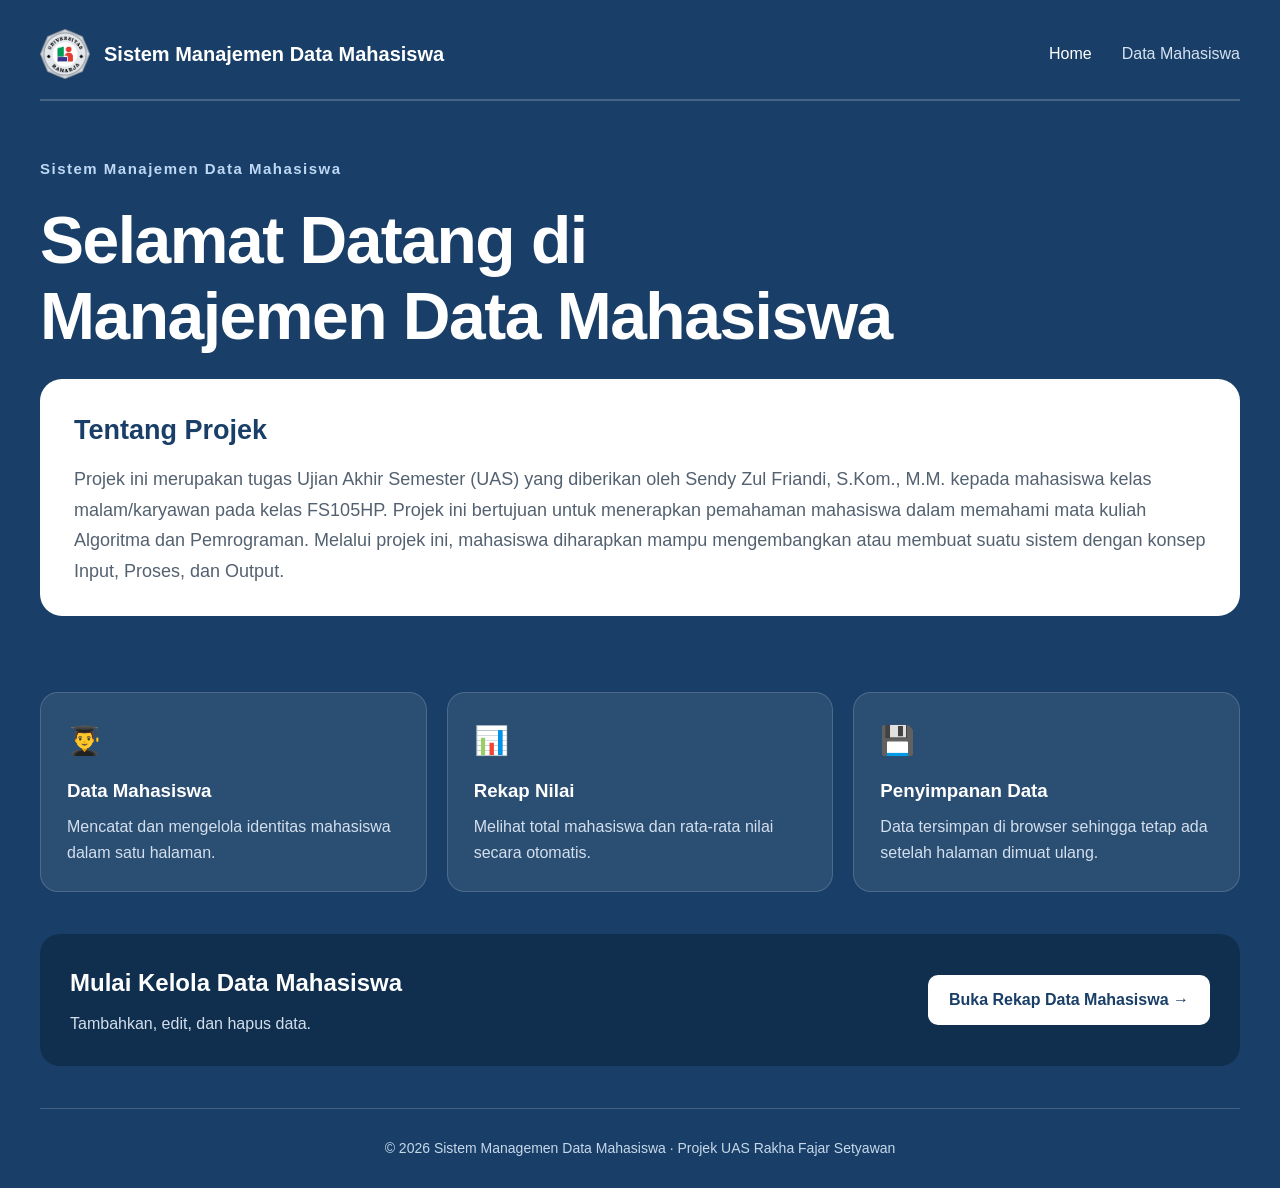
<file: index.html>
<!DOCTYPE html>
<html lang="id">
<head>
  <meta charset="UTF-8">
  <meta name="viewport" content="width=device-width, initial-scale=1.0">
  <title>Sistem Manajemen Data Mahasiswa</title>
  <link rel="stylesheet" href="style.css">
</head>
<body class="home-page">

  <header class="navbar">
    <div class="brand">
    <span class="brand-icon">
        <img src="LOGO-UNIVERSITAS-RAHARJA-1-1.png" alt="">
    </span>
    <span>Sistem Manajemen Data Mahasiswa</span>
    </div>

    <nav class="nav-links">
      <a href="index.html" class="active">Home</a>
      <a href="mahasiswa.html">Data Mahasiswa</a>
    </nav>

    <button class="menu-toggle" id="menuToggle"
      aria-label="Buka menu" aria-expanded="false">☰</button>
  </header>

  <main>
    <section class="hero">
      <p class="eyebrow">Sistem Manajemen Data Mahasiswa</p>

      <h1>Selamat Datang di<br>Manajemen Data Mahasiswa</h1>

      <div class="about-card">
        <h2>Tentang Projek</h2>
        <p>
          Projek ini merupakan tugas Ujian Akhir Semester (UAS) yang diberikan oleh Sendy Zul Friandi, S.Kom., M.M. kepada mahasiswa kelas malam/karyawan pada kelas FS105HP. Projek ini bertujuan untuk menerapkan pemahaman mahasiswa dalam memahami mata kuliah Algoritma dan Pemrograman. Melalui projek ini, mahasiswa diharapkan mampu mengembangkan atau membuat suatu sistem dengan konsep Input, Proses, dan Output.
        </p>
      </div>
    </section>

    <section class="features section-container">
      <div class="feature-card">
        <span class="feature-icon">👨‍🎓</span>
        <h3>Data Mahasiswa</h3>
        <p>Mencatat dan mengelola identitas mahasiswa
          dalam satu halaman.</p>
      </div>

      <div class="feature-card">
        <span class="feature-icon">📊</span>
        <h3>Rekap Nilai</h3>
        <p>Melihat total mahasiswa dan rata-rata nilai
          secara otomatis.</p>
      </div>

      <div class="feature-card">
        <span class="feature-icon">💾</span>
        <h3>Penyimpanan Data</h3>
        <p>Data tersimpan di browser sehingga tetap ada
          setelah halaman dimuat ulang.</p>
      </div>
    </section>

    <section class="cta section-container">
      <div>
        <h2>Mulai Kelola Data Mahasiswa</h2>
        <p>Tambahkan, edit, dan hapus data.</p>
      </div>
      <a href="mahasiswa.html" class="btn btn-light">
        Buka Rekap Data Mahasiswa →
      </a>
    </section>
  </main>

  <footer class="footer">
    © 2026 Sistem Managemen Data Mahasiswa · Projek UAS Rakha Fajar Setyawan
  </footer>

  <script src="script.js"></script>
</body>
</html>
</file>
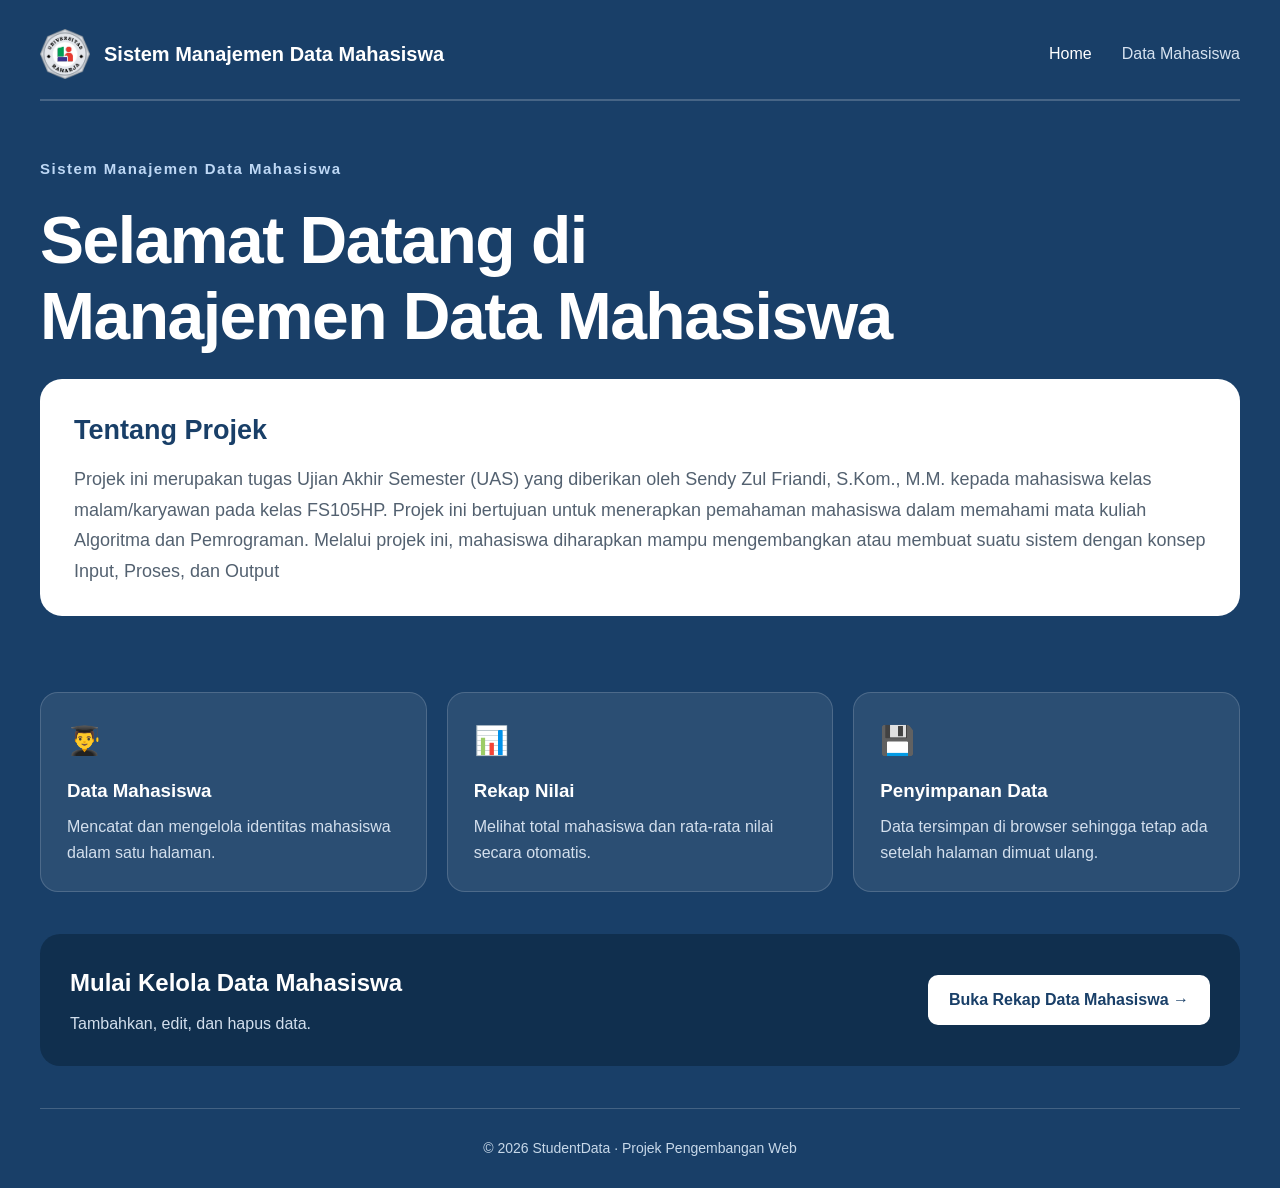
<file: home.html>
<!DOCTYPE html>
<html lang="id">
<head>
  <meta charset="UTF-8">
  <meta name="viewport" content="width=device-width, initial-scale=1.0">
  <title>Home | StudentData</title>
  <link rel="stylesheet" href="style.css">
</head>
<body class="home-page">

  <header class="navbar">
    <div class="brand">
    <span class="brand-icon">
        <img src="LOGO-UNIVERSITAS-RAHARJA-1-1.png" alt="">
    </span>
    <span>Sistem Manajemen Data Mahasiswa</span>
    </div>

    <nav class="nav-links">
      <a href="index.html" class="active">Home</a>
      <a href="mahasiswa.html">Data Mahasiswa</a>
    </nav>

    <button class="menu-toggle" id="menuToggle"
      aria-label="Buka menu" aria-expanded="false">☰</button>
  </header>

  <main>
    <section class="hero">
      <p class="eyebrow">Sistem Manajemen Data Mahasiswa</p>

      <h1>Selamat Datang di<br>Manajemen Data Mahasiswa</h1>

      <div class="about-card">
        <h2>Tentang Projek</h2>
        <p>
          Projek ini merupakan tugas Ujian Akhir Semester (UAS) yang diberikan oleh Sendy Zul Friandi, S.Kom., M.M. kepada mahasiswa kelas malam/karyawan pada kelas FS105HP. Projek ini bertujuan untuk menerapkan pemahaman mahasiswa dalam memahami mata kuliah Algoritma dan Pemrograman. Melalui projek ini, mahasiswa diharapkan mampu mengembangkan atau membuat suatu sistem dengan konsep Input, Proses, dan Output
        </p>
      </div>
    </section>

    <section class="features section-container">
      <div class="feature-card">
        <span class="feature-icon">👨‍🎓</span>
        <h3>Data Mahasiswa</h3>
        <p>Mencatat dan mengelola identitas mahasiswa
          dalam satu halaman.</p>
      </div>

      <div class="feature-card">
        <span class="feature-icon">📊</span>
        <h3>Rekap Nilai</h3>
        <p>Melihat total mahasiswa dan rata-rata nilai
          secara otomatis.</p>
      </div>

      <div class="feature-card">
        <span class="feature-icon">💾</span>
        <h3>Penyimpanan Data</h3>
        <p>Data tersimpan di browser sehingga tetap ada
          setelah halaman dimuat ulang.</p>
      </div>
    </section>

    <section class="cta section-container">
      <div>
        <h2>Mulai Kelola Data Mahasiswa</h2>
        <p>Tambahkan, edit, dan hapus data.</p>
      </div>
      <a href="mahasiswa.html" class="btn btn-light">
        Buka Rekap Data Mahasiswa →
      </a>
    </section>
  </main>

  <footer class="footer">
    © 2026 StudentData · Projek Pengembangan Web
  </footer>

  <script src="script.js"></script>
</body>
</html>
</file>
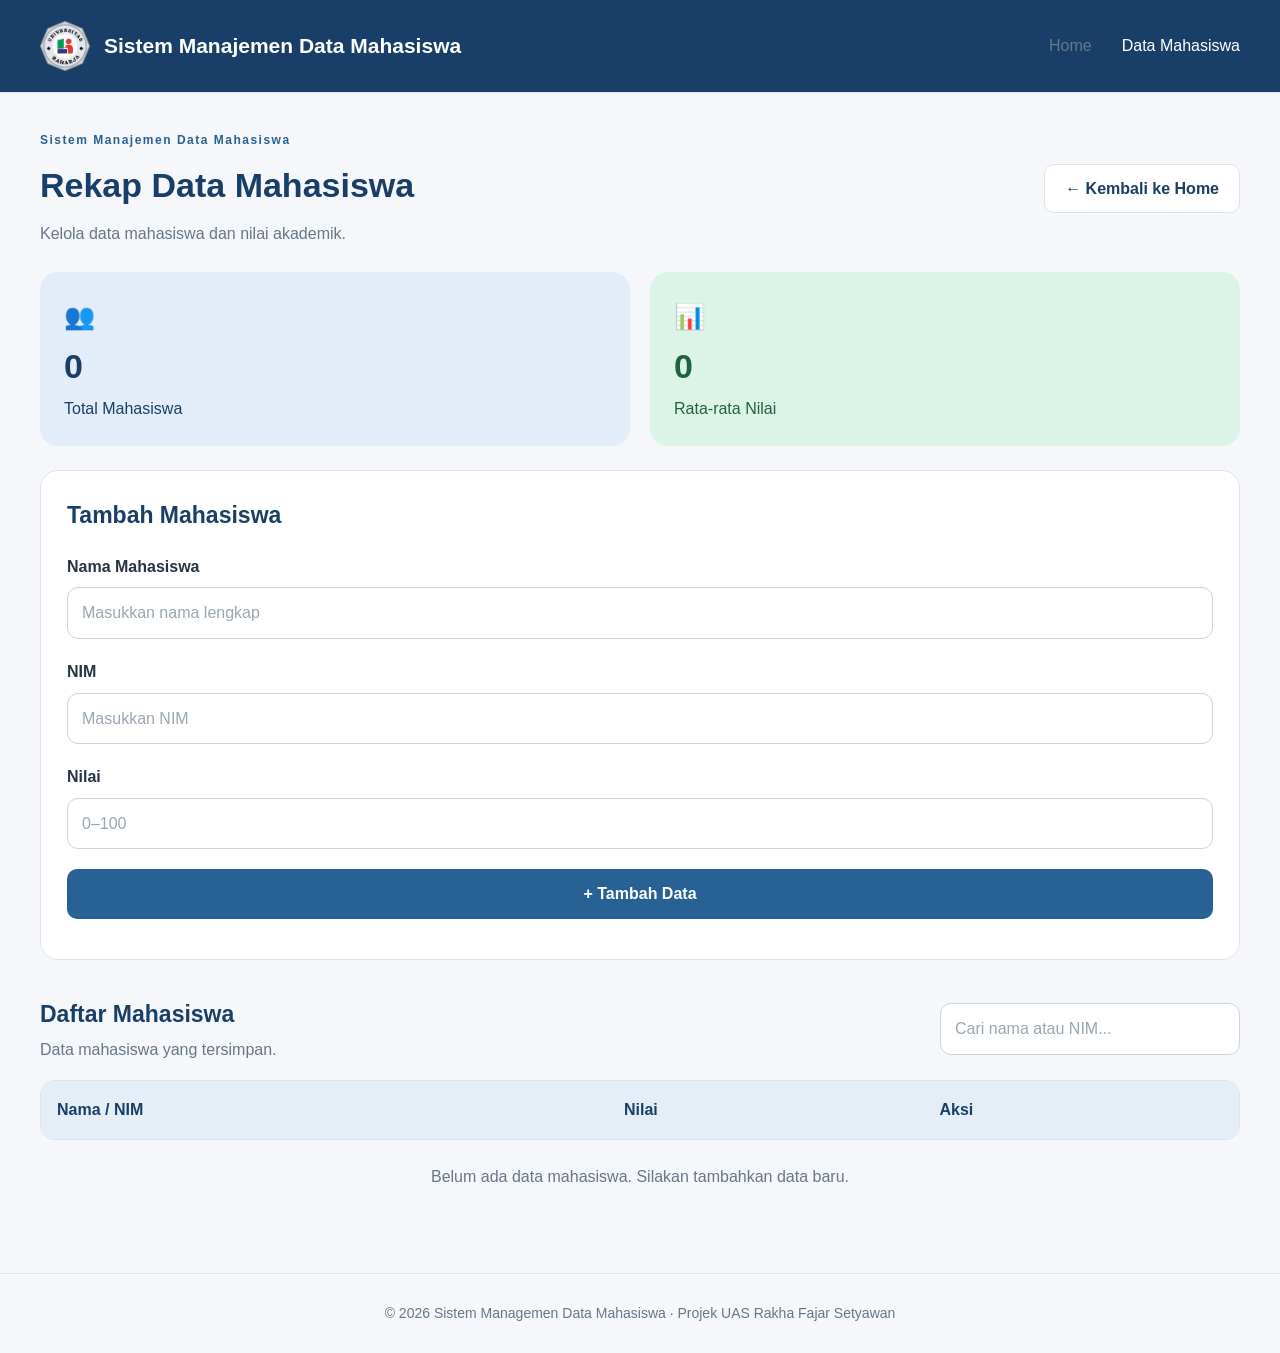
<file: mahasiswa.html>
<!DOCTYPE html>
<html lang="id">
<head>
  <meta charset="UTF-8">
  <meta name="viewport" content="width=device-width, initial-scale=1.0">
  <title>Sistem Manajemen Data Mahasiswa</title>
  <link rel="stylesheet" href="style.css">
</head>
<body class="data-page">

  <header class="data-header">
    <div class="brand data-brand">
    <span class="brand-icon">
        <img src="LOGO-UNIVERSITAS-RAHARJA-1-1.png" alt="">
    </span>
    <span>Sistem Manajemen Data Mahasiswa</span>
    </div>
    
    <button class="menu-toggle" id="menuToggle"
      aria-label="Buka menu" aria-expanded="false">☰</button>

    <nav class="nav-links">
      <a href="index.html">Home</a>
      <a href="mahasiswa.html" class="active">Data Mahasiswa</a>
    </nav>
  </header>

  <main class="dashboard">
    <div class="page-heading">
      <div>
        <p class="eyebrow dark-eyebrow">Sistem Manajemen Data Mahasiswa</p>
        <h1>Rekap Data Mahasiswa</h1>
        <p class="muted">Kelola data mahasiswa dan nilai akademik.</p>
      </div>
      <a href="index.html" class="btn btn-outline">← Kembali ke Home</a>
    </div>

    <section class="stats-grid">
      <article class="stat-card stat-blue">
        <span class="stat-icon">👥</span>
        <h2 id="totalMahasiswa">0</h2>
        <p>Total Mahasiswa</p>
      </article>

      <article class="stat-card stat-green">
        <span class="stat-icon">📊</span>
        <h2 id="rataRata">0</h2>
        <p>Rata-rata Nilai</p>
      </article>
    </section>

    <section class="panel form-panel">
      <h2 id="formTitle">Tambah Mahasiswa</h2>

      <form id="studentForm">
        <div class="form-group">
          <label for="nama">Nama Mahasiswa</label>
          <input id="nama" type="text"
            placeholder="Masukkan nama lengkap"
            maxlength="100" required>
        </div>

        <div class="form-group">
          <label for="nim">NIM</label>
          <input id="nim" type="text"
            placeholder="Masukkan NIM"
            maxlength="30" required>
        </div>

        <div class="form-group">
          <label for="nilai">Nilai</label>
          <input id="nilai" type="number"
            placeholder="0–100" min="0" max="100"
            step="0.01" required>
        </div>

        <div class="form-actions">
          <button type="submit" class="btn btn-primary" id="submitBtn">
            + Tambah Data
          </button>
          <button type="button" class="btn btn-outline hidden"
            id="cancelEdit">Batal Edit</button>
        </div>
      </form>
      <p id="formMessage" class="form-message" role="status"></p>
    </section>

    <section class="student-section">
      <div class="list-heading">
        <div>
          <h2>Daftar Mahasiswa</h2>
          <p class="muted">Data mahasiswa yang tersimpan.</p>
        </div>
        <input type="search" id="searchStudent"
          class="search-input"
          placeholder="Cari nama atau NIM..."
          aria-label="Cari mahasiswa">
      </div>

      <div class="table-wrap">
        <table>
          <thead>
            <tr>
              <th>Nama / NIM</th>
              <th>Nilai</th>
              <th>Aksi</th>
            </tr>
          </thead>
          <tbody id="studentList"></tbody>
        </table>
      </div>

      <p id="emptyMessage" class="empty-message hidden">
        Belum ada data mahasiswa. Silakan tambahkan data baru.
      </p>
    </section>
  </main>

  <footer class="footer footer-light">
    © 2026 Sistem Managemen Data Mahasiswa · Projek UAS Rakha Fajar Setyawan
  </footer>

  <script src="script.js"></script>
</body>
</html>
</file>
<file: style.css>
/* =========================
   PENGATURAN DASAR
========================= */
:root {
  --navy: #193f68;
  --navy-dark: #153657;
  --blue: #286294;
  --blue-light: #e2edf9;
  --green-light: #dcf4e7;
  --green-dark: #21633e;
  --text: #263443;
  --muted: #687788;
  --border: #dce3ea;
  --background: #f5f7fa;
  --white: #ffffff;
  --red: #bd3942;
}

* {
  box-sizing: border-box;
}

html {
  scroll-behavior: smooth;
}

body {
  margin: 0;
  font-family: Arial, Helvetica, sans-serif;
  color: var(--text);
  line-height: 1.6;
}

a {
  color: inherit;
  text-decoration: none;
}

button, input {
  font: inherit;
}

button, a {
  -webkit-tap-highlight-color: transparent;
}

button {
  cursor: pointer;
}

h1, h2, h3, p {
  margin-top: 0;
}

.hidden {
  display: none !important;
}

.muted {
  color: var(--muted);
}

.navbar,
.data-header {
  display: flex;
  align-items: center;
  justify-content: space-between;
  gap: 24px;
  animation: fadeSlideDown 0.7s ease both;
}

.navbar {
  padding: 24px 0 15px;
  border-bottom: 2px solid rgba(255,255,255,.2);
}

.brand {
  display: flex;
  align-items: center;
  gap: 14px;
  font-size: 20px;
  font-weight: 700;
  white-space: nowrap;
}

.brand-icon {
  display: grid;
  place-items: center;
  width: 50px;
  height: 60px;
  border-radius: 15px;
  background: white;
  font-size: 30px;
  background-color: transparent;
}

.brand-icon img {
    width: 100%;
    height: 100%;
    object-fit: contain;
    padding: 0px;
    display: block;
}

.nav-links {
  display: flex;
  align-items: center;
  gap: 30px;
}

.nav-links a {
  color: #d6e2f0;
  transition: color .2s;
}

.nav-links a:hover,
.nav-links a.active {
  color: white;
}

.menu-toggle {
  display: none;
  border: 0;
  border-radius: 50%;
  width: 44px;
  height: 44px;
  background: var(--navy);
  color: white;
  font-size: 23px;
}

/* =========================
   HALAMAN HOME
========================= */
.home-page {
  background: var(--navy);
  color: white;
}

.home-page main,
.home-page .navbar,
.home-page .footer {
  width: min(100% - 64px, 1200px);
  margin-inline: auto;
}

.hero {
  padding: 56px 0 42px;
}

.eyebrow {
  color: #bed8f5;
  font-size: 15px;
  font-weight: 700;
  letter-spacing: 1.5px;
  margin-bottom: 22px;
  animation: fadeSlideUp 0.6s ease 0.1s both;
}

.hero h1 {
  font-size: clamp(38px, 6vw, 66px);
  line-height: 1.15;
  letter-spacing: -1.5px;
  margin-bottom: 24px;
  animation: fadeSlideUp 0.7s ease 0.2s both;
}

.hero-description {
  max-width: 760px;
  font-size: clamp(18px, 2.5vw, 25px);
  line-height: 1.65;
  color: #d9e6f5;
  margin-bottom: 34px;
  animation: fadeSlideUp 0.7s ease 0.3s both;
}

.about-card {
  background: white;
  color: var(--text);
  border-radius: 22px;
  padding: 30px 34px;
  animation: fadeSlideUp 0.8s ease 0.4s both;
}

.about-card h2 {
  color: var(--navy);
  font-size: 27px;
  margin-bottom: 12px;
}

.about-card p {
  color: #536170;
  font-size: 18px;
  line-height: 1.7;
  margin-bottom: 0;
}

.section-container {
  margin-top: 34px;
  margin-bottom: 42px;
}

.features {
  display: grid;
  grid-template-columns: repeat(3, minmax(0, 1fr));
  gap: 20px;
}

.feature-card {
  padding: 26px;
  border: 1px solid rgba(255,255,255,.16);
  background: rgba(255,255,255,.08);
  border-radius: 18px;
  animation: fadeSlideUp 0.7s ease both;
}

.feature-card:nth-child(1) {
    animation-delay: 0.2s;
}

.feature-card:nth-child(2) {
    animation-delay: 0.35s;
}

.feature-card:nth-child(3) {
    animation-delay: 0.5s;
}

.feature-icon {
  display: inline-block;
  font-size: 28px;
  margin-bottom: 12px;
}

.feature-card h3 {
  margin-bottom: 8px;
}

.feature-card p {
  color: #d3dfed;
  margin-bottom: 0;
}

.cta {
  display: flex;
  align-items: center;
  justify-content: space-between;
  gap: 24px;
  padding: 30px;
  border-radius: 20px;
  background: #102f4e;
  animation: fadeSlideUp 0.8s ease 0.3s both;
}

.cta h2 {
  margin-bottom: 8px;
}

.cta p {
  color: #d3dfed;
  margin-bottom: 0;
}

.footer {
  padding: 28px 0;
  color: #c7d8e9;
  font-size: 14px;
  text-align: center;
  border-top: 1px solid rgba(255,255,255,.18);
  animation: fadeSlideUp 0.7s ease 0.6s both;
}

/* =========================
   TOMBOL
========================= */
.btn {
  display: inline-flex;
  justify-content: center;
  align-items: center;
  gap: 8px;
  min-height: 46px;
  padding: 11px 20px;
  border: 1px solid transparent;
  border-radius: 10px;
  font-weight: 700;
  text-align: center;
  transition: background .2s, transform .2s;
}

.btn:hover {
  transform: translateY(-1px);
}

.btn-primary {
  width: 100%;
  background: var(--blue);
  color: white;
}

.btn-primary:hover {
  background: var(--navy);
}

.btn-light {
  background: white;
  color: var(--navy);
  flex-shrink: 0;
}

.btn-outline {
  background: white;
  color: var(--navy);
  border-color: var(--border);
}

.btn-outline:hover {
  background: var(--blue-light);
}

/* =========================
   HALAMAN REKAP
========================= */
.data-page {
  background: var(--background);
  min-height: 80vh;
  opacity: 100%;
}

.data-header {
  padding: 16px max(24px, calc((100% - 1200px) / 2));
  background: var(--navy);
  border-bottom: 1px solid var(--border);
}

.data-brand {
  color: var(--white);
  font-size: 21px;
}

.data-brand .brand-icon {
  width: 50px;
  height: 60px;
  border: 1px solid var(--);
  font-size: 24px;
}

.data-header .nav-links a {
  color: var(--muted);
}

.data-header .nav-links a.active,
.data-header .nav-links a:hover {
  color: var(--white);
}

.dashboard {
  width: min(100% - 48px, 1200px);
  margin: 38px auto 60px;
}

.page-heading {
  display: flex;
  align-items: center;
  justify-content: space-between;
  gap: 20px;
  margin-bottom: 26px;
  animation: fadeSlideUp 0.7s ease 0.1s both;
}

.page-heading h1 {
  color: var(--navy);
  font-size: clamp(26px, 4vw, 34px);
  margin-bottom: 8px;
}

.dark-eyebrow {
  color: var(--blue);
  margin-bottom: 8px;
  font-size: 12px;
}

.page-heading p:last-child {
  margin-bottom: 0;
}

.stats-grid {
  display: grid;
  grid-template-columns: repeat(2, minmax(0, 1fr));
  gap: 20px;
  margin-bottom: 24px;
}

.stat-card {
  padding: 24px;
  border-radius: 18px;
  animation: fadeSlideUp 0.7s ease both;
}

.stat-card:nth-child(1) {
    animation-delay: 0.2s;
}

.stat-card:nth-child(2) {
    animation-delay: 0.35s;
}

.stat-blue {
  background: var(--blue-light);
  color: var(--navy);
}

.stat-green {
  background: var(--green-light);
  color: var(--green-dark);
}

.stat-icon {
  font-size: 25px;
}

.stat-card h2 {
  font-size: 34px;
  line-height: 1.3;
  margin: 8px 0;
}

.stat-card p {
  margin-bottom: 0;
}

.panel {
  background: white;
  border: 1px solid var(--border);
  border-radius: 18px;
  padding: 26px;
  margin-bottom: 32px;
}

.panel h2,
.student-section h2 {
  color: var(--navy);
  font-size: 23px;
  margin-bottom: 20px;
}

.form-group {
  margin-bottom: 20px;
}

.form-group label {
  display: block;
  font-weight: 600;
  margin-bottom: 8px;
}

.form-group input,
.search-input {
  width: 100%;
  min-height: 50px;
  padding: 12px 14px;
  color: var(--text);
  background: white;
  border: 1.5px solid #cbd5df;
  border-radius: 11px;
  outline: none;
  transition: border-color .2s, box-shadow .2s;
}

.form-group input:focus,
.search-input:focus {
  border-color: var(--blue);
  box-shadow: 0 0 0 3px rgba(40,98,148,.12);
}

.form-group input::placeholder,
.search-input::placeholder {
  color: #9aa6b3;
}

.form-actions {
  display: flex;
  gap: 12px;
  color: var(--navy);
}

.form-message {
  margin: 14px 0 0;
  font-size: 14px;
  color: var(--green-dark);
}

.form-message.error {
  color: var(--red);
}

.student-section {
  margin-top: 36px;
}

.list-heading {
  display: flex;
  justify-content: space-between;
  align-items: center;
  gap: 18px;
  margin-bottom: 18px;
}

.list-heading h2 {
  margin-bottom: 4px;
}

.list-heading p {
  margin-bottom: 0;
}

.search-input {
  max-width: 300px;
}

.table-wrap {
  width: 100%;
  overflow-x: auto;
  border: 1px solid var(--border);
  border-radius: 14px;
  background: white;
}

table {
  width: 100%;
  border-collapse: collapse;
  text-align: left;
}

thead {
  background: #e5edf6;
  color: var(--navy);
}

th, td {
  padding: 16px;
  vertical-align: middle;
}

th {
  font-weight: 700;
  white-space: nowrap;
}

tbody tr:not(:last-child) {
  border-bottom: 1px solid var(--border);
}

tbody tr:hover {
  background: #f9fbfd;
}

.student-name {
  display: block;
  font-weight: 700;
  overflow-wrap: anywhere;
}

.student-nim {
  display: block;
  margin-top: 4px;
  color: var(--muted);
  font-size: 14px;
}

.score {
  display: inline-block;
  min-width: 54px;
  padding: 8px 12px;
  text-align: center;
  border-radius: 10px;
  background: var(--blue-light);
  color: var(--navy);
  font-weight: 700;
}

.actions {
  display: flex;
  align-items: center;
  gap: 8px;
}

.action-btn {
  display: grid;
  place-items: center;
  width: 38px;
  height: 38px;
  background: transparent;
  border: 1px solid transparent;
  border-radius: 9px;
  font-size: 19px;
}

.action-btn:hover {
  background: var(--blue-light);
}

.delete-btn {
  color: var(--red);
}

.empty-message {
  padding: 24px;
  text-align: center;
  color: var(--muted);
}

.footer-light {
  color: var(--muted);
  border-top-color: var(--border);
}

/* =========================
   RESPONSIVE HP
========================= */
@media (max-width: 700px) {
  .home-page main,
  .home-page .navbar,
  .home-page .footer {
    width: calc(100% - 40px);
  }

  .navbar {
    position: relative;
    padding: 18px 0 24px;
  }

  .brand {
    gap: 10px;
    font-size: 21px;
  }

  .brand-icon {
    width: 48px;
    height: 48px;
    font-size: 25px;
  }

  .menu-toggle {
    display: block;
    flex-shrink: 0;
  }

  .nav-links {
    display: none;
    position: absolute;
    z-index: 10;
    top: calc(100% + 8px);
    left: 0;
    right: 0;
    padding: 12px;
    flex-direction: column;
    align-items: stretch;
    gap: 4px;
    background: var(--navy-dark);
    border-radius: 14px;
    box-shadow: 0 10px 25px rgba(0,0,0,.18);
  }

  .nav-links.open {
    display: flex;
  }

  .nav-links a {
    display: block;
    padding: 12px;
    border-radius: 8px;
  }

  .nav-links a:hover,
  .nav-links a.active {
    background: rgba(255,255,255,.12);
  }

  .hero {
    padding: 40px 0 20px;
  }

  .hero h1 {
    letter-spacing: -1px;
  }

  .hero-description {
    margin-bottom: 26px;
  }

  .about-card {
    padding: 24px;
    border-radius: 18px;
  }

  .about-card h2 {
    font-size: 23px;
  }

  .about-card p {
    font-size: 16px;
  }

  .features {
    grid-template-columns: 1fr;
    gap: 14px;
    margin-top: 24px;
  }

  .feature-card {
    padding: 22px;
  }

  .cta {
    align-items: stretch;
    flex-direction: column;
    padding: 24px;
  }

  .cta .btn {
    width: 100%;
  }

  .data-header {
    position: relative;
    padding: 14px 20px;
  }

  .data-brand {
    font-size: 19px;
  }

  .data-brand .brand-icon {
    width: 42px;
    height: 42px;
  }

  .data-header .nav-links {
    background: white;
    border: 1px solid var(--border);
  }

  .data-header .nav-links a:hover,
  .data-header .nav-links a.active {
    color: var(--navy);
    background: var(--blue-light);
  }

  .dashboard {
    width: calc(100% - 32px);
    margin-top: 28px;
  }

  .page-heading {
    align-items: flex-start;
    flex-direction: column;
  }

  .page-heading .btn {
    width: 100%;
  }

  .stats-grid {
    gap: 12px;
  }

  .stat-card {
    padding: 17px;
  }

  .stat-card h2 {
    font-size: 29px;
  }

  .panel {
    padding: 20px;
  }

  .list-heading {
    align-items: stretch;
    flex-direction: column;
  }

  .search-input {
    max-width: none;
  }

  th, td {
    padding: 12px 10px;
  }

  .student-name {
    min-width: 115px;
  }

  .actions {
    gap: 2px;
  }

  .action-btn {
    width: 32px;
    height: 36px;
  }
}

@media (max-width: 380px) {
  .stats-grid {
    grid-template-columns: 1fr;
  }

  .brand {
    font-size: 18px;
  }

  .brand-icon {
    width: 42px;
    height: 42px;
  }

  body {
    opacity: 0;
    transition: opacity 0.5s ease-in-out;
  }

  body fade-in {
    opacity: 1;
  }

  @keyframes fadeIn {
    from {
        opacity: 0;
        transform: translateY(10px);
    }

    to {
        opacity: 1;
        transform: translateY(0);
    }
  }
}

  body.fade-out {
    opacity: 0;
    transform: translateY(-10px);
    transition: opacity 0.3s ease, transform 0.3s ease;
    pointer-events: none;
    }

  @media (prefers-reduced-motion: reduce) {
        body {
        animation: none;
        opacity: 1;
        transform: none;
        }

    body fade-out {
        transition: none;
    }

    @keyframes fadeSlideUp {
    from {
        opacity: 0;
        transform: translateY(25px);
    }

    to {
        opacity: 1;
        transform: translateY(0);
    }
  }

    @keyframes fadeSlideDown {
        from {
            opacity: 0;
            transform: translateY(-15px);
        }

        to {
            opacity: 1;
            transform: translateY(0);
        }
    }

    @keyframes fadeSlideLeft {
        from {
            opacity: 0;
            transform: translateX(25px);
        }

        to {
            opacity: 1;
            transform: translateX(0);
        }
    }
}
</file>
